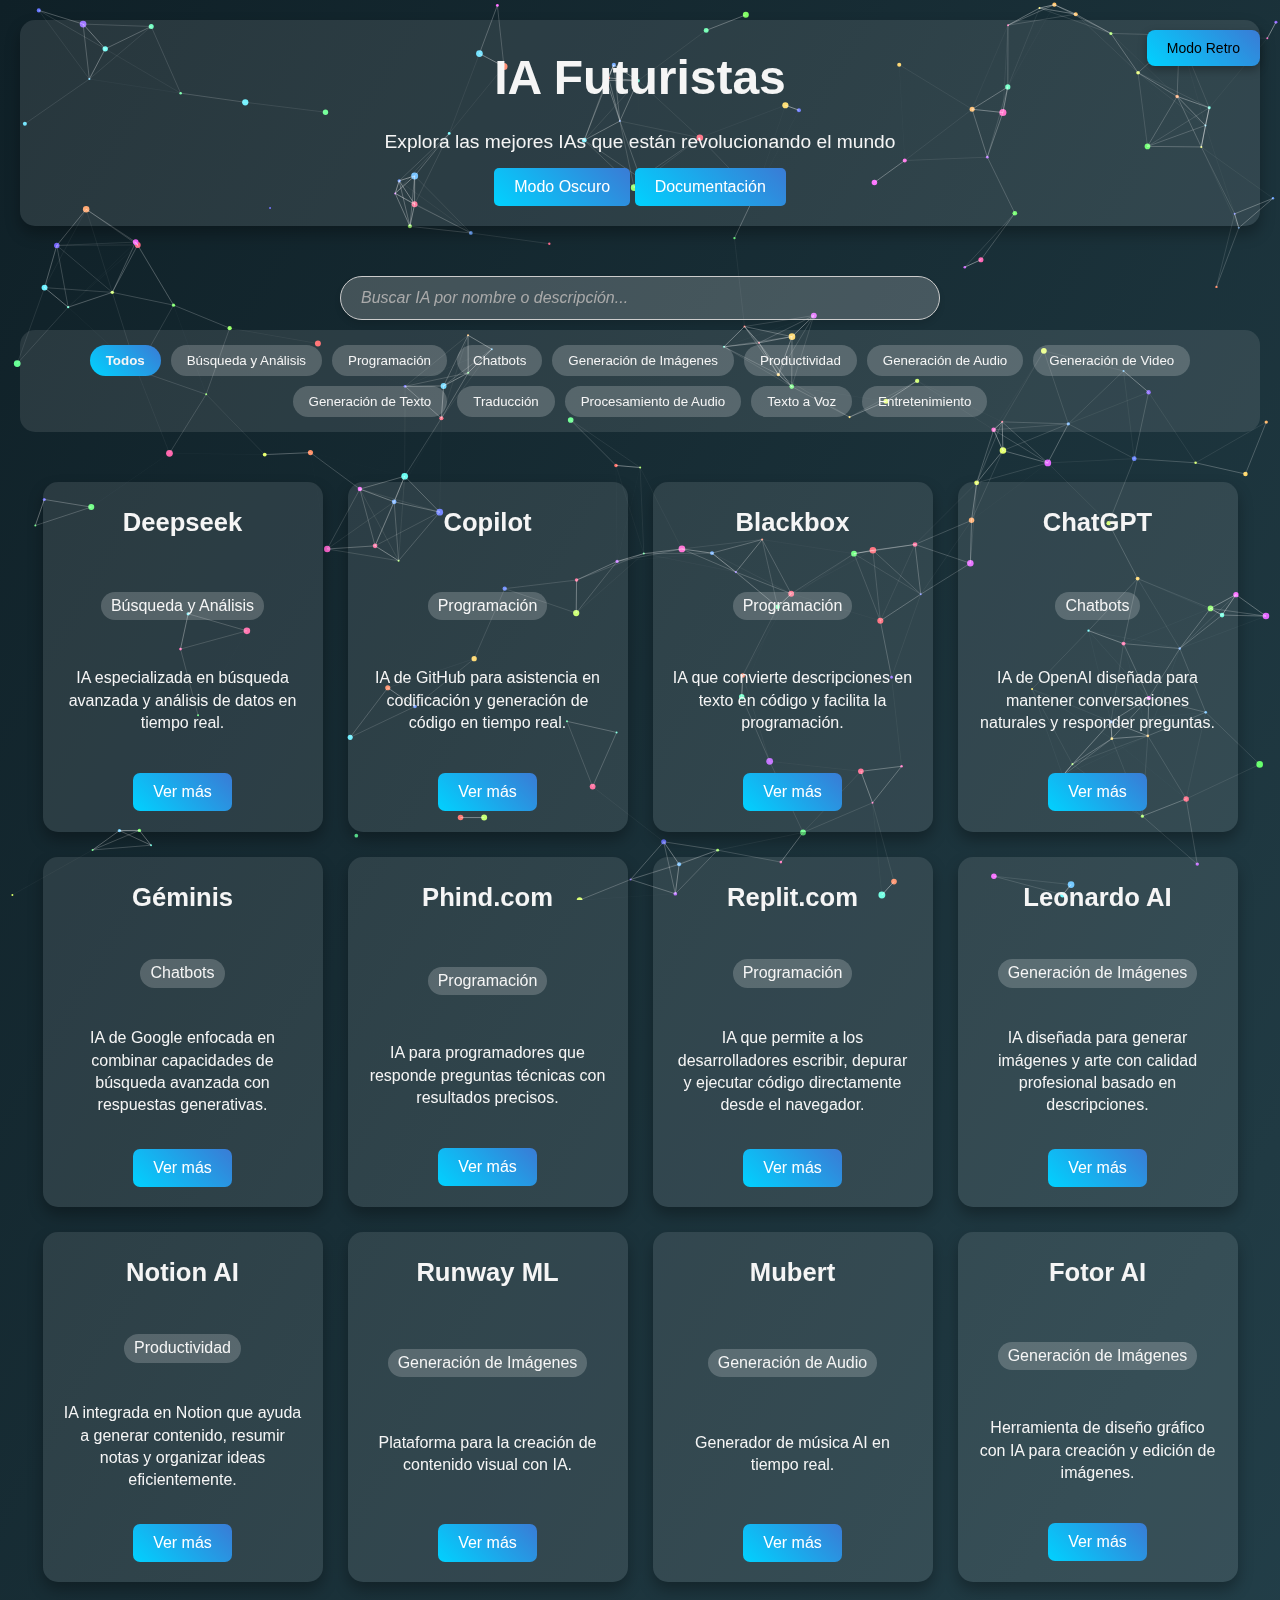
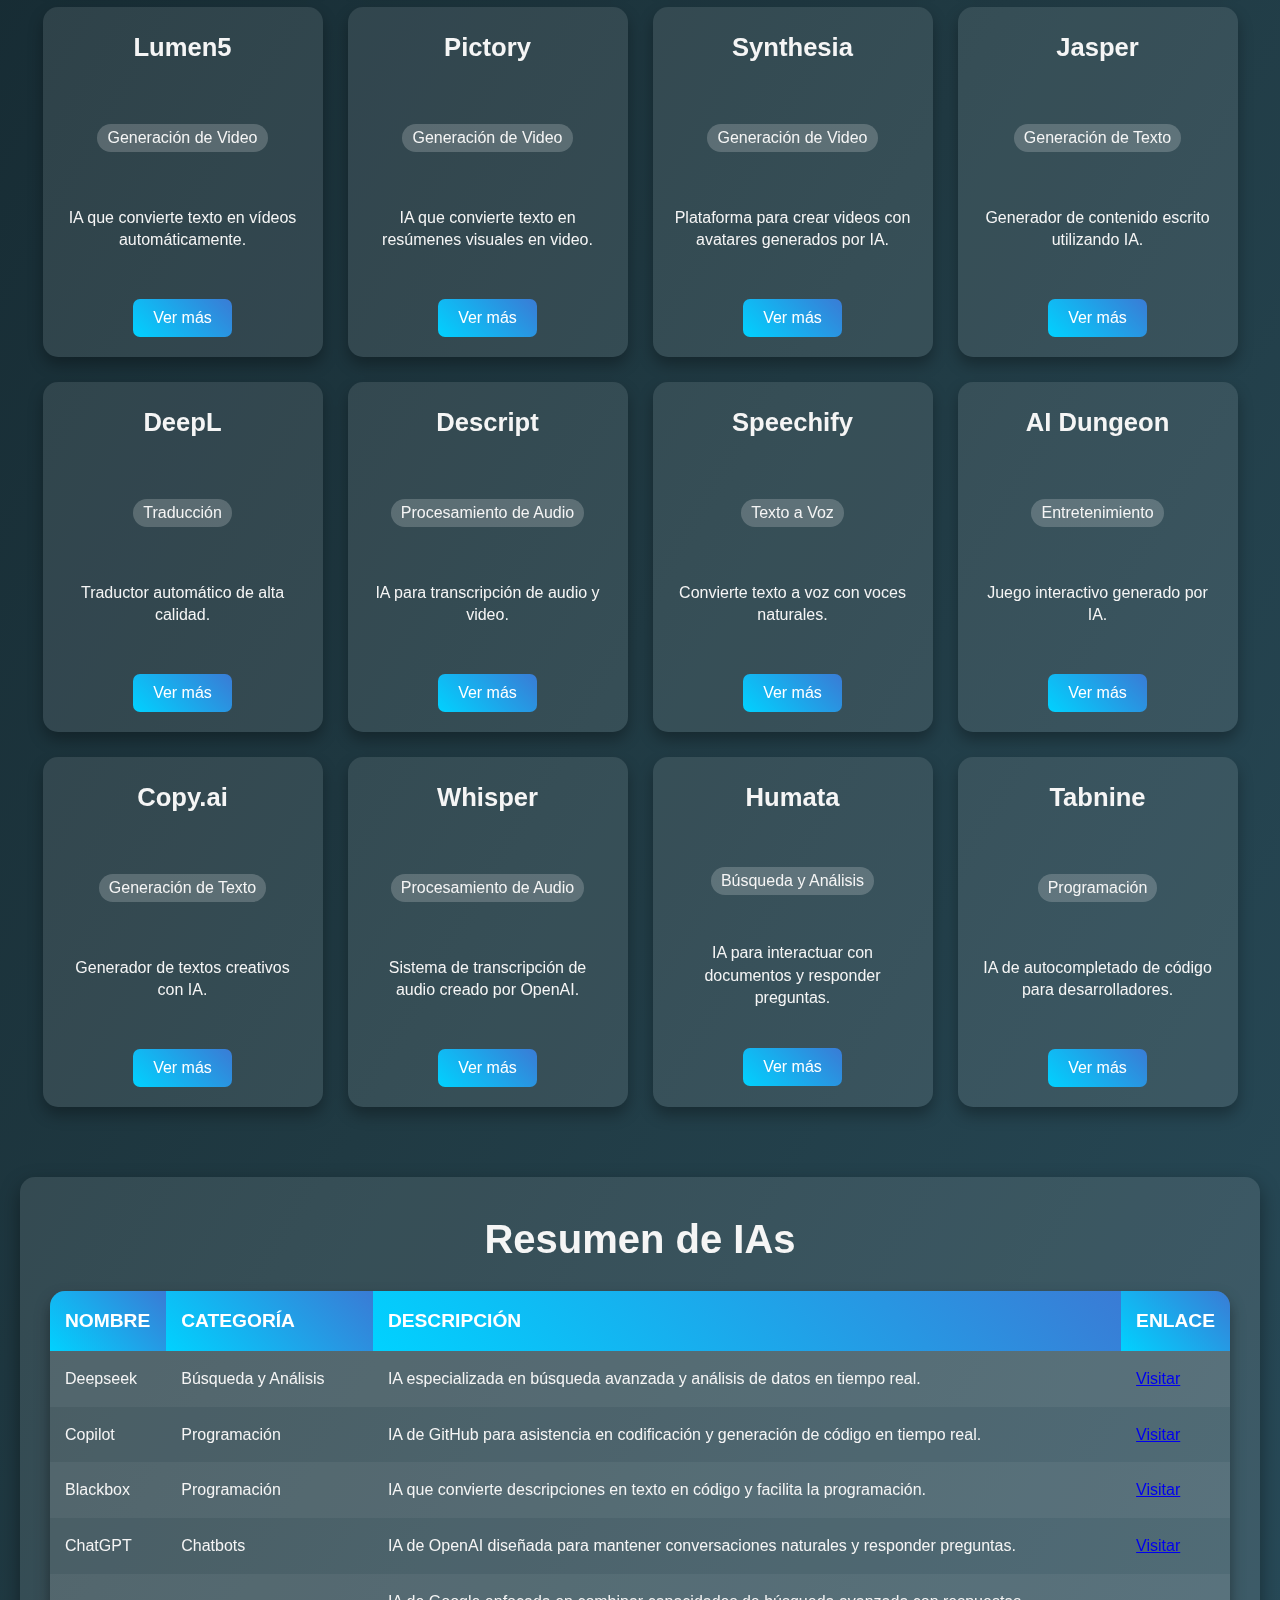
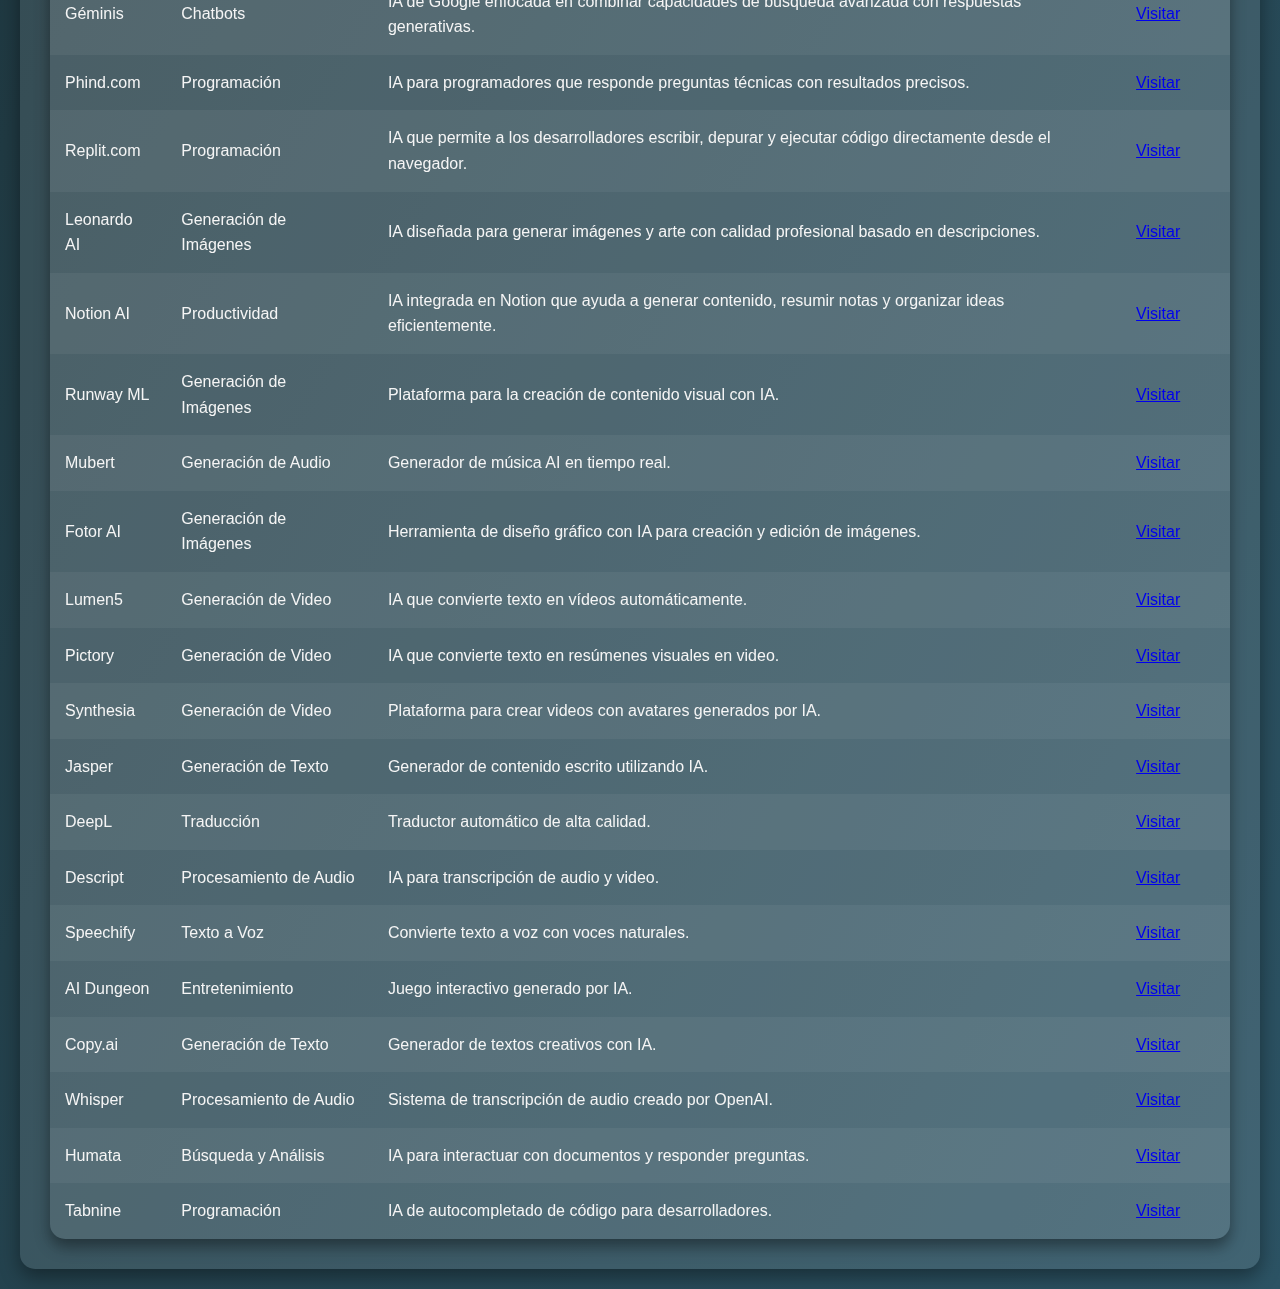
<file: index.html>
<!DOCTYPE html>
<html lang="es">
<head>
    <meta charset="UTF-8">
    <meta name="viewport" content="width=device-width, initial-scale=1.0">
    <title>IA Futuristas</title>
    <link href="https://fonts.googleapis.com/css2?family=Montserrat:wght@400;600;700&display=swap" rel="stylesheet">
    <link rel="stylesheet" href="styles.css" id="theme-style">
</head>
<body>
    <!-- Fondo Animado -->
    <div id="background">
        <canvas id="canvas"></canvas>
    </div>

    <!-- Encabezado -->
    <header>
        <div class="logo">
            <h1>IA Futuristas</h1>
        </div>
        <p>Explora las mejores IAs que están revolucionando el mundo</p>
        <div class="btn-container">
            <button id="theme-toggle" class="btn-toggle">Modo Oscuro</button>
            <button id="retro-toggle" class="btn-toggle">Modo Retro</button>
            <button id="doc-toggle" class="btn-toggle">Documentación</button>
        </div>
    </header>

    <!-- Barra de búsqueda -->
    <div class="search-bar">
        <input type="text" id="search-input" placeholder="Buscar IA por nombre o descripción...">
    </div>

    <!-- Contenido Principal -->
    <main>
        <!-- Lista de IAs -->
        <section id="aiList" class="ias"></section>

        <!-- Sección de Favoritos -->
        <section id="favorites-section">
            <h2>Favoritos <span id="favorites-count">(0)</span></h2>
            <div id="favorites-list" class="ias"></div>
        </section>

        <!-- Resumen de IAs -->
        <section id="summary" class="summary">
            <h2>Resumen de IAs</h2>
            <div id="summaryContent"></div>
        </section>
    </main>

    <!-- Modal de Documentación -->
    <div id="doc-modal" class="modal hidden">
        <div class="modal-content">
            <span class="close-modal">&times;</span>
            <h2>Documentación de IA Futuristas</h2>
            <div class="doc-content">
                <h3>¿Qué es este sitio?</h3>
                <p>IA Futuristas es un repositorio interactivo que recopila las herramientas de inteligencia artificial más innovadoras del mercado, organizadas por categorías para fácil acceso.</p>
                <h3>Funcionalidades principales</h3>
                <ul>
                    <li><strong>Catálogo completo:</strong> Explora más de 20 IAs diferentes con sus descripciones y enlaces oficiales</li>
                    <li><strong>Barra de búsqueda mejorada:</strong> 
                        <ul>
                            <li><strong>Nueva ubicación:</strong> Ahora está más cerca del encabezado para facilitar el acceso.</li>
                            <li><strong>Estilo actualizado:</strong> Incluye bordes redondeados, sombreado, transiciones suaves y colores destacados al interactuar.</li>
                        </ul>
                    </li>
                    <li><strong>Sistema de categorías:</strong> Filtra por tipo de IA (Programación, Imágenes, Audio, etc.)</li>
                    <li><strong>Modo Retro:</strong> Activa una experiencia visual nostálgica con efectos CRT</li>
                    <li><strong>Resumen tabular:</strong> Vista rápida de todas las IAs disponibles</li>
                    <li><strong>Diseño adaptable:</strong> Funciona perfectamente en móviles y desktop</li>
                </ul>
                <h3>¿Cómo usar el sitio?</h3>
                <ol>
                    <li>Navega por las tarjetas de IA o usa los filtros de categoría</li>
                    <li>Escribe en la barra de búsqueda para localizar rápidamente IAs por nombre o descripción</li>
                    <li>Haz clic en "Ver más" para visitar el sitio oficial de cada IA</li>
                    <li>Usa los botones superiores para cambiar entre modos visuales</li>
                    <li>En modo retro, haz clic en cualquier lugar para activar efectos glitch</li>
                    <li>Consulta esta documentación cuando necesites ayuda</li>
                </ol>
                <h3>Tecnologías utilizadas</h3>
                <p>Este sitio fue creado con tecnologías web modernas:</p>
                <ul>
                    <li><strong>HTML5:</strong> Estructura semántica del contenido</li>
                    <li><strong>CSS3:</strong> Estilos avanzados y efectos visuales</li>
                    <li><strong>JavaScript:</strong> Interactividad, animaciones y funcionalidad dinámica (incluyendo búsqueda interactiva)</li>
                    <li><strong>Canvas API:</strong> Para las animaciones de partículas</li>
                    <li><strong>Flexbox/Grid:</strong> Diseño responsive adaptable</li>
                </ul>
                <h3>Cambios recientes</h3>
                <ul>
                    <li><strong>Barra de búsqueda actualizada:</strong> 
                        <ul>
                            <li>Reposicionada más cerca del encabezado</li>
                            <li>Mejoras visuales como bordes redondeados y efectos de sombreado</li>
                        </ul>
                    </li>
                </ul>
            </div>
        </div>
    </div>



    <!-- Scripts -->
    <script src="animation.js"></script>
    <script src="theme-toggle.js"></script>
    <script src="doc-modal.js"></script>
    <script src="search.js"></script>
</body>
</html>
</file>
<file: styles.css>
/* Modo Claro */
:root {
    --background-color: linear-gradient(120deg, #0f2027, #203a43, #2c5364);
    --text-color: #f5f5f5;
    --header-bg: rgba(255, 255, 255, 0.1);
    --header-text: #f5f5f5;
    --card-bg: rgba(255, 255, 255, 0.1);
    --card-shadow: rgba(0, 0, 0, 0.3);
    --btn-bg: linear-gradient(45deg, #00d2ff, #3a7bd5);
    --btn-text: #ffffff;
    --btn-hover-bg: linear-gradient(45deg, #3a7bd5, #00d2ff);
    --summary-bg: rgba(255, 255, 255, 0.1);
    --summary-shadow: rgba(0, 0, 0, 0.4);
}

/* Modo Oscuro */
body.dark-mode {
    --background-color: #121212;
    --text-color: #e0e0e0;
    --header-bg: #1e1e1e;
    --header-text: #ffffff;
    --card-bg: #1e1e1e;
    --card-shadow: rgba(0, 0, 0, 0.5);
    --btn-bg: #bb86fc;
    --btn-text: #ffffff;
    --btn-hover-bg: #7b4dff;
    --summary-bg: #1e1e1e;
    --summary-shadow: rgba(0, 0, 0, 0.5);
}

/* General Reset */
* {
    margin: 0;
    padding: 0;
    box-sizing: border-box;
    font-family: 'Roboto', sans-serif;
}

body {
    background: var(--background-color);
    color: var(--text-color);
    text-align: center;
    line-height: 1.6;
    padding: 20px;
    overflow-x: hidden;
}

/* Fondo Animado */
#background {
    position: fixed;
    top: 0;
    left: 0;
    width: 100%;
    height: 100%;
    z-index: -1;
    overflow: hidden;
}

#canvas {
    width: 100%;
    height: 100%;
    display: block;
}

/* Encabezado */
header {
    background: var(--header-bg);
    padding: 20px 30px;
    border-radius: 15px;
    margin-bottom: 50px;
    box-shadow: 0 8px 15px var(--card-shadow);
    text-align: center;
    position: relative;
    overflow: hidden;
}

header h1 {
    font-size: 3rem;
    color: var(--header-text);
    margin-bottom: 10px;
}

header p {
    font-size: 1.2rem;
    color: var(--header-text);
}

/* Botón de Modo Claro/Oscuro */
.btn-toggle {
    background: var(--btn-bg);
    color: var(--btn-text);
    padding: 10px 20px;
    border: none;
    border-radius: 5px;
    font-size: 1rem;
    cursor: pointer;
    transition: background-color 0.3s ease, transform 0.3s ease;
    margin-top: 10px;
}

.btn-toggle:hover {
    background: var(--btn-hover-bg);
    transform: scale(1.05);
}

/* Lista de IAs */
.ias {
    display: flex;
    flex-wrap: wrap;
    justify-content: center;
    gap: 25px;
    padding: 20px 0;
}

.ai-item {
    background: var(--card-bg);
    border-radius: 15px;
    padding: 20px;
    width: 280px;
    height: 350px;
    display: flex;
    flex-direction: column;
    justify-content: space-between;
    align-items: center;
    text-align: center;
    box-shadow: 0 8px 15px var(--card-shadow);
    transition: transform 0.3s ease, box-shadow 0.3s ease, background-color 0.3s ease;
    position: relative;
}

.ai-item:hover {
    transform: translateY(-10px) scale(1.05);
    box-shadow: 0 12px 25px rgba(0, 0, 0, 0.5);
}

.ai-item h3 {
    font-size: 1.6rem;
    color: var(--text-color);
    margin-bottom: 10px;
}

.ai-item p {
    font-size: 1rem;
    color: var(--text-color);
    line-height: 1.4;
}

.ai-item .btn {
    background: var(--btn-bg);
    color: var(--btn-text);
    padding: 10px 20px;
    border: none;
    border-radius: 7px;
    font-size: 1rem;
    cursor: pointer;
    transition: background-color 0.3s ease, transform 0.3s ease, box-shadow 0.3s ease;
}

.ai-item .btn:hover {
    background: var(--btn-hover-bg);
    transform: scale(1.1);
}

/* Modo Retro: Ajustes */
body.retro-mode .ias {
    gap: 40px; /* Mayor separación entre tarjetas */
    padding: 40px 0; /* Espaciado adicional vertical */
}

/* Ocultar botón "Ver Más" en Modo Retro */
body.retro-mode .ai-item .btn {
    display: none;
}

/* Modo Retro: Hacer clickeable todo el contenedor */
body.retro-mode .ai-item {
    cursor: pointer;
}

body.retro-mode .ai-item:hover {
    transform: translateY(-5px) scale(1.03);
    box-shadow: 0 10px 20px rgba(255, 255, 0, 0.5); /* Efecto de resaltado retro */
}

/* Asegurar que todo el contenedor sea un enlace funcional */
body.retro-mode .ai-item a {
    text-decoration: none; /* Quitar subrayado */
    color: inherit; /* Heredar color del contenedor */
    display: block; /* Bloquear el espacio completo */
    height: 100%;
    width: 100%;
}

/* Resumen de IAs */
.summary {
    background: var(--summary-bg);
    border-radius: 15px;
    padding: 30px;
    margin-top: 50px;
    box-shadow: 0 8px 20px var(--summary-shadow);
}

.summary h2 {
    font-size: 2.5rem;
    color: var(--text-color);
    margin-bottom: 20px;
}

.ai-summary-table {
    width: 100%;
    border-collapse: collapse;
    background: var(--summary-bg);
    border-radius: 15px;
    overflow: hidden;
    box-shadow: 0 8px 15px var(--summary-shadow);
}

.ai-summary-table th,
.ai-summary-table td {
    padding: 15px;
    text-align: left;
    color: var(--text-color);
}

.ai-summary-table th {
    background: var(--btn-bg);
    color: var(--btn-text);
    font-size: 1.2rem;
    text-transform: uppercase;
}

.ai-summary-table td {
    font-size: 1rem;
}

.ai-summary-table tr:nth-child(even) td {
    background: rgba(255, 255, 255, 0.05);
}

.ai-summary-table tr:hover td {
    background: rgba(255, 255, 255, 0.2);
}

/* Footer */
footer {
    margin-top: 30px;
    color: var(--text-color);
    font-size: 0.9rem;
}
#retro-toggle {
    position: fixed;
    top: 20px; /* Separación desde arriba */
    right: 20px; /* Separación desde la derecha */
    z-index: 1000; /* Asegura que esté encima de todo */
    padding: 10px 20px;
    font-size: 14px;
    background-color: #ffcc00; /* Color retro llamativo */
    color: black;
    border: none;
    border-radius: 8px;
    cursor: pointer;
    box-shadow: 0px 4px 10px rgba(0,0,0,0.3);
    transition: transform 0.2s ease;
}

#retro-toggle:hover {
    transform: scale(1.1);
}
/* Agrega esto al final del archivo */
.category-filters {
    display: flex;
    flex-wrap: wrap;
    justify-content: center;
    gap: 10px;
    margin-bottom: 30px;
    padding: 15px;
    background: rgba(255, 255, 255, 0.1);
    border-radius: 15px;
}

.filter-btn {
    padding: 8px 16px;
    border: none;
    border-radius: 20px;
    background: rgba(255, 255, 255, 0.2);
    color: var(--text-color);
    cursor: pointer;
    transition: all 0.3s ease;
}

.filter-btn:hover {
    background: rgba(255, 255, 255, 0.3);
    transform: scale(1.05);
}

.filter-btn.active {
    background: var(--btn-bg);
    font-weight: bold;
}

.category-tag {
    font-size: 0.8rem;
    background: rgba(255, 255, 255, 0.2);
    padding: 3px 10px;
    border-radius: 20px;
    display: inline-block;
    margin-bottom: 8px;
}

/* Estilos para modo retro */
body.retro-mode .category-filters {
    background: rgba(0, 0, 0, 0.5);
    border: 1px solid var(--border-color);
}

body.retro-mode .filter-btn {
    background: rgba(255, 255, 0, 0.1);
    border: 1px solid var(--border-color);
    color: var(--text-color);
}

body.retro-mode .filter-btn.active {
    background: var(--border-color);
    color: var(--background-color);
}

body.retro-mode .category-tag {
    background: rgba(255, 255, 0, 0.1);
    border: 1px solid var(--border-color);
}
/* Estilos para el modal de documentación */
.modal {
    position: fixed;
    top: 0;
    left: 0;
    width: 100%;
    height: 100%;
    background: rgba(0, 0, 0, 0.7);
    display: flex;
    justify-content: center;
    align-items: center;
    z-index: 1000;
    backdrop-filter: blur(5px);
}

.modal-content {
    background: var(--card-bg);
    padding: 30px;
    border-radius: 15px;
    width: 80%;
    max-width: 800px;
    max-height: 80vh;
    overflow-y: auto;
    box-shadow: 0 5px 30px rgba(0, 0, 0, 0.3);
    position: relative;
}

.close-modal {
    position: absolute;
    top: 15px;
    right: 20px;
    font-size: 1.5rem;
    cursor: pointer;
    color: var(--text-color);
    transition: transform 0.3s;
}

.close-modal:hover {
    transform: scale(1.2);
}

.doc-content h3 {
    margin-top: 20px;
    color: var(--btn-text);
    border-bottom: 2px solid var(--btn-bg);
    padding-bottom: 5px;
}

.doc-content ul, .doc-content ol {
    margin: 15px 0;
    padding-left: 30px;
}

.doc-content li {
    margin-bottom: 8px;
}

.hidden {
    display: none;
}

/* Estilos específicos para modo retro */
body.retro-mode .modal-content {
    background: rgba(0, 0, 0, 0.8);
    border: 2px solid var(--border-color);
    color: var(--text-color);
}

body.retro-mode .doc-content h3 {
    color: var(--highlight-color);
    border-bottom: 2px solid var(--border-color);
    text-shadow: 0 0 5px var(--shadow-color);
}

body.retro-mode .close-modal {
    color: var(--highlight-color);
}

body.retro-mode .doc-content ul,
body.retro-mode .doc-content ol {
    color: var(--text-color);
}
/* Estilos para el buscador */
.search-container {
    position: relative;
    margin: 20px auto;
    max-width: 500px;
}

#search-input {
    width: 100%;
    padding: 12px 20px;
    border-radius: 25px;
    border: none;
    background: rgba(255, 255, 255, 0.2);
    color: var(--text-color);
    font-size: 1rem;
}

.search-results {
    position: absolute;
    width: 100%;
    max-height: 300px;
    overflow-y: auto;
    background: var(--card-bg);
    border-radius: 10px;
    margin-top: 5px;
    z-index: 100;
    display: none;
}

.search-result-item {
    padding: 10px;
    cursor: pointer;
    border-bottom: 1px solid rgba(255, 255, 255, 0.1);
}

.search-result-item:hover {
    background: var(--btn-bg);
}

/* Estilos para favoritos */
.ai-item.favorite {
    position: relative;
    border: 2px solid gold;
}

.ai-item.favorite::after {
    content: "★";
    position: absolute;
    top: 10px;
    right: 10px;
    color: gold;
    font-size: 1.5rem;
}

/* Estilos para el comparador */
#comparator-container {
    display: grid;
    grid-template-columns: repeat(auto-fit, minmax(300px, 1fr));
    gap: 20px;
    margin-top: 20px;
}

.comparator-card {
    background: var(--card-bg);
    padding: 15px;
    border-radius: 10px;
}

.comparison-row {
    display: flex;
    justify-content: space-between;
    margin: 10px 0;
}

.comparison-feature {
    font-weight: bold;
}

/* Estilos para stats */
#category-chart {
    margin: 20px 0;
}

/* Modo Retro */
body.retro-mode .search-input {
    background: rgba(0, 0, 0, 0.5);
    border: 1px solid var(--border-color);
}

body.retro-mode .ai-item.favorite {
    border: 2px solid var(--highlight-color);
}
/* Estilos para el sistema de búsqueda mejorado */
.search-container {
    position: relative;
    width: 100%;
    max-width: 600px;
    margin: 0 auto 20px;
}

#search-input {
    width: 100%;
    padding: 12px 20px;
    border-radius: 30px;
    border: 2px solid #ddd;
    font-size: 16px;
    transition: all 0.3s;
}

#search-input:focus {
    border-color: #4a6ee0;
    box-shadow: 0 0 8px rgba(74, 110, 224, 0.3);
    outline: none;
}

.search-results {
    position: absolute;
    width: 100%;
    max-height: 400px;
    overflow-y: auto;
    background: white;
    border-radius: 10px;
    box-shadow: 0 5px 15px rgba(0, 0, 0, 0.1);
    margin-top: 5px;
    z-index: 1000;
    display: none;
}

.search-result-item {
    padding: 15px;
    border-bottom: 1px solid #eee;
    cursor: pointer;
    transition: background 0.2s;
    display: flex;
    justify-content: space-between;
    align-items: center;
}

.search-result-item:hover {
    background: #f8f9fa;
}

.search-result-item.favorite {
    background-color: #fff9e6;
}

.search-result-content {
    flex: 1;
}

.search-result-item h4 {
    margin: 0 0 5px 0;
    color: #333;
}

.search-result-item .ai-category {
    display: inline-block;
    background: #e1e8ff;
    color: #4a6ee0;
    padding: 3px 8px;
    border-radius: 12px;
    font-size: 12px;
    margin-bottom: 8px;
}

.search-result-item p {
    margin: 0;
    color: #666;
    font-size: 14px;
}

.favorite-toggle {
    background: none;
    border: none;
    font-size: 24px;
    cursor: pointer;
    color: #ccc;
    transition: all 0.2s;
    margin-left: 15px;
    flex-shrink: 0;
}

.favorite-toggle:hover {
    color: #ffcc00;
}

.search-result-item.favorite .favorite-toggle {
    color: #ffcc00;
}

.no-results {
    color: #666;
    text-align: center;
    padding: 20px;
}

/* Estilos para modo oscuro */
body.dark-mode #search-input {
    background: #333;
    border-color: #555;
    color: #fff;
}

body.dark-mode .search-results {
    background: #333;
    border: 1px solid #444;
}

body.dark-mode .search-result-item {
    border-bottom-color: #444;
}

body.dark-mode .search-result-item:hover {
    background: #3a3a3a;
}

body.dark-mode .search-result-item.favorite {
    background-color: #3a2e00;
}

body.dark-mode .search-result-item h4 {
    color: #eee;
}

body.dark-mode .search-result-item p {
    color: #aaa;
}

body.dark-mode .ai-category {
    background: #2a3a6a;
    color: #a2b4ff;
}
/* Estilos para la barra de búsqueda */
.search-bar {
    margin: 20px auto;
    text-align: center;
    position: relative;
    max-width: 600px;
}

#search-input {
    width: 100%;
    padding: 10px;
    font-size: 16px;
    border: 1px solid #ccc;
    border-radius: 4px;
}

.search-results {
    position: absolute;
    top: 100%;
    left: 0;
    right: 0;
    background-color: #fff;
    border: 1px solid #ccc;
    border-radius: 4px;
    max-height: 200px;
    overflow-y: auto;
    z-index: 10;
}

.search-results .search-result-item {
    padding: 10px;
    cursor: pointer;
    border-bottom: 1px solid #ccc;
}

.search-results .search-result-item:hover {
    background-color: #f0f0f0;
}

.search-results.hidden {
    display: none;
}/* Estilos para la barra de búsqueda */
.search-bar {
    margin: 20px auto;
    text-align: center;
    position: relative;
    max-width: 600px;
}

#search-input {
    width: 100%;
    padding: 10px;
    font-size: 16px;
    border: 1px solid #ccc;
    border-radius: 4px;
}

.search-results {
    position: absolute;
    top: 100%;
    left: 0;
    right: 0;
    background-color: #fff;
    border: 1px solid #ccc;
    border-radius: 4px;
    max-height: 200px;
    overflow-y: auto;
    z-index: 10;
}

.search-results .search-result-item {
    padding: 10px;
    cursor: pointer;
    border-bottom: 1px solid #ccc;
}

.search-results .search-result-item:hover {
    background-color: #f0f0f0;
}

.search-results.hidden {
    display: none;
}
/* Estilos mejorados para la barra de búsqueda */
.search-bar {
    margin: 20px auto;
    text-align: center;
    position: relative;
    max-width: 600px;
    display: flex;
    justify-content: center;
    align-items: center;
}

#search-input {
    width: 100%;
    padding: 12px 20px;
    font-size: 16px;
    border: 1px solid #ccc;
    border-radius: 25px;
    box-shadow: 0px 4px 6px rgba(0, 0, 0, 0.1);
    transition: all 0.3s ease;
    outline: none;
}

#search-input:focus {
    border-color: #007BFF; /* Color destacado al hacer focus */
    box-shadow: 0px 4px 8px rgba(0, 123, 255, 0.3);
}

#search-input::placeholder {
    color: #aaa;
    font-style: italic;
}

.search-results {
    position: absolute;
    top: calc(100% + 10px);
    left: 0;
    right: 0;
    background-color: #ffffff;
    border: 1px solid #ddd;
    border-radius: 10px;
    box-shadow: 0px 4px 6px rgba(0, 0, 0, 0.1);
    max-height: 300px;
    overflow-y: auto;
    z-index: 10;
    padding: 10px 0;
}

.search-results .search-result-item {
    padding: 10px 20px;
    cursor: pointer;
    transition: all 0.2s ease;
    font-size: 16px;
    color: #333;
}

.search-results .search-result-item:hover {
    background-color: #f0f8ff;
    color: #007BFF;
}

.search-results.hidden {
    display: none;
}

/* Animación de entrada */
.search-results {
    opacity: 0;
    transform: translateY(-10px);
    transition: all 0.3s ease;
}

.search-results:not(.hidden) {
    opacity: 1;
    transform: translateY(0);
}
.search-bar {
    width: 90%; /* Ocupa casi todo el ancho en móvil */
    max-width: 600px; /* Limita en pantallas grandes */
    margin: auto;
}

.search-results {
    max-height: 50vh; /* Limita el alto en pantallas pequeñas */
    overflow-y: auto;
}
/* Ajuste para subir la barra de búsqueda */
.search-bar {
    margin: 10px auto; /* Reducir el margen superior/inferior para subir la barra */
    text-align: center;
    position: relative;
    max-width: 600px;
    display: flex;
    justify-content: center;
    align-items: center;
}
/* Sección de Favoritos */
#favorites-section {
    margin: 20px auto;
    padding: 20px;
    border: 1px solid #ddd;
    border-radius: 10px;
    background-color: #f9f9f9;
    display: none; /* Ocultar por defecto */
}

#favorites-section h2 {
    margin-bottom: 10px;
}

/* Botón de Favoritos */
.favorite-btn {
    background: none;
    border: none;
    cursor: pointer;
    font-size: 18px;
    color: #ccc;
    margin-left: 10px;
    transition: color 0.3s ease;
}

.favorite-btn.active {
    color: gold; /* Color dorado para favoritos activos */
}

.favorite-btn:hover {
    color: orange;
}
</file>
